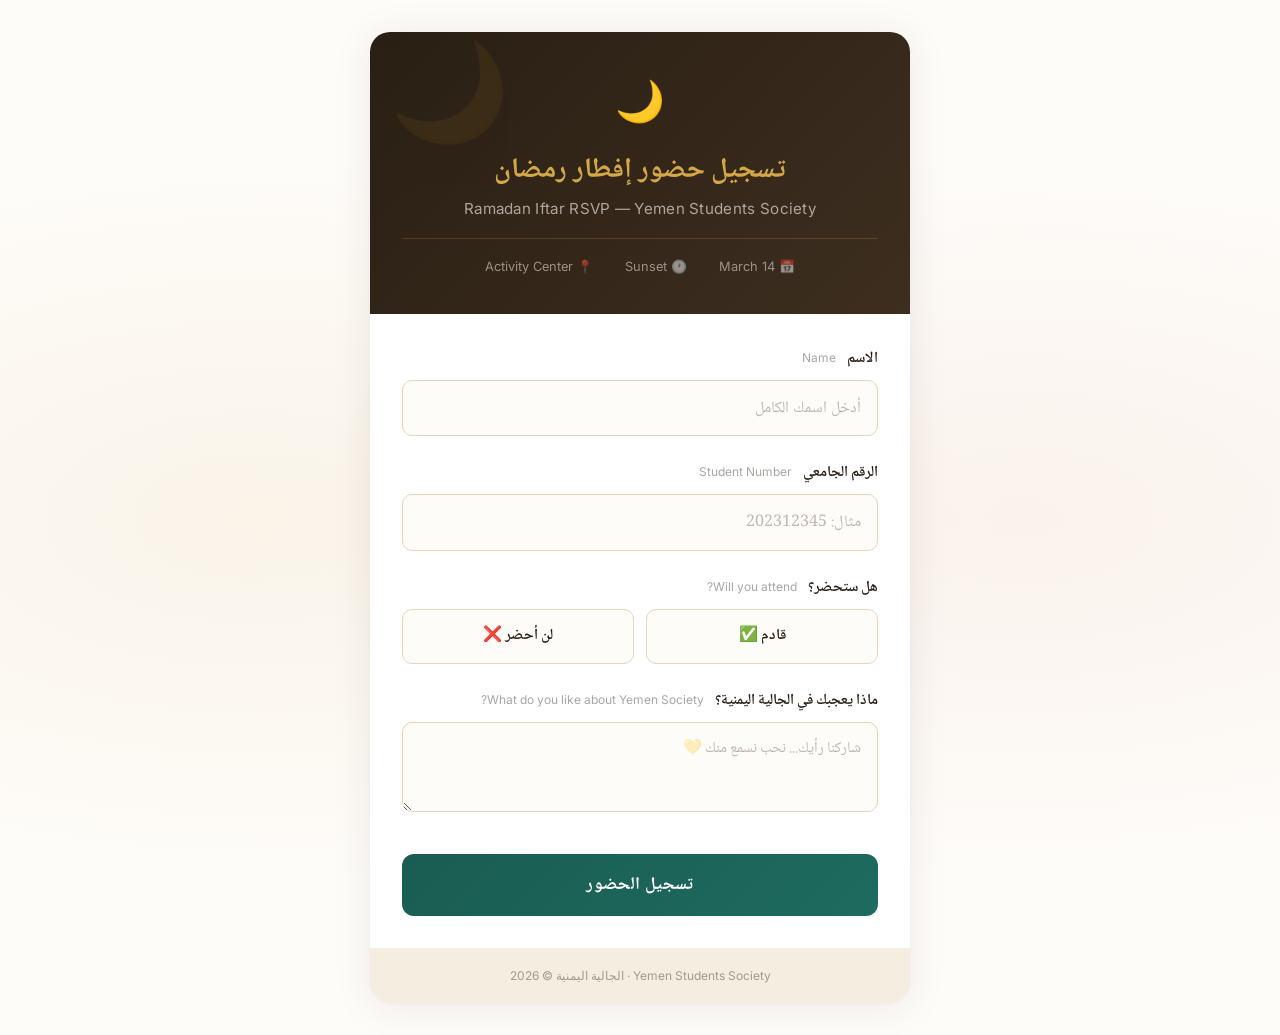
<file: iftar.html>
<!DOCTYPE html>
<html lang="ar" dir="rtl">
<head>
  <meta charset="UTF-8">
  <meta name="viewport" content="width=device-width, initial-scale=1.0">
  <title>تسجيل إفطار رمضان | Yemen Students Society</title>
  <link href="https://fonts.googleapis.com/css2?family=Amiri:wght@400;700&family=Inter:wght@400;500;600&family=Noto+Naskh+Arabic:wght@400;600;700&display=swap" rel="stylesheet">
  <style>
    :root {
      --sand: #E8D5B7;
      --sand-light: #F5EDE0;
      --cream: #FEFCF9;
      --terracotta: #B5542A;
      --amber: #C8922A;
      --gold: #D4A846;
      --umber: #2A1F14;
      --umber-light: #3D2E1F;
      --teal: #1A5C52;
      --font-ar: 'Noto Naskh Arabic', 'Amiri', serif;
      --font-en: 'Inter', sans-serif;
    }

    * { margin: 0; padding: 0; box-sizing: border-box; }

    body {
      font-family: var(--font-ar);
      background: var(--cream);
      color: var(--umber);
      min-height: 100vh;
      display: flex;
      align-items: center;
      justify-content: center;
      padding: 2rem;
      background-image:
        radial-gradient(ellipse at 20% 50%, rgba(200, 146, 42, 0.08) 0%, transparent 50%),
        radial-gradient(ellipse at 80% 50%, rgba(181, 84, 42, 0.06) 0%, transparent 50%);
    }

    .form-container {
      background: white;
      border-radius: 20px;
      box-shadow: 0 4px 40px rgba(42, 31, 20, 0.08), 0 1px 3px rgba(42, 31, 20, 0.04);
      max-width: 540px;
      width: 100%;
      overflow: hidden;
    }

    /* ── Header ── */
    .form-header {
      background: linear-gradient(135deg, var(--umber) 0%, var(--umber-light) 100%);
      padding: 2.5rem 2rem;
      text-align: center;
      position: relative;
      overflow: hidden;
    }

    .form-header::before {
      content: '🌙';
      position: absolute;
      font-size: 6rem;
      opacity: 0.06;
      top: -10px;
      left: 20px;
    }

    .form-header__emoji {
      font-size: 2.5rem;
      margin-bottom: 0.75rem;
      display: block;
    }

    .form-header__title {
      font-family: var(--font-ar);
      font-size: 1.75rem;
      font-weight: 700;
      color: var(--gold);
      margin-bottom: 0.5rem;
      line-height: 1.4;
    }

    .form-header__subtitle {
      font-family: var(--font-en);
      font-size: 0.95rem;
      color: rgba(254, 252, 249, 0.6);
      font-weight: 400;
      letter-spacing: 0.02em;
    }

    .form-header__details {
      margin-top: 1.25rem;
      padding-top: 1.25rem;
      border-top: 1px solid rgba(212, 168, 70, 0.2);
      display: flex;
      justify-content: center;
      gap: 2rem;
      font-family: var(--font-en);
      font-size: 0.8rem;
      color: rgba(254, 252, 249, 0.5);
    }

    .form-header__details span {
      display: flex;
      align-items: center;
      gap: 0.4rem;
    }

    /* ── Form Body ── */
    .form-body {
      padding: 2rem;
    }

    .form-group {
      margin-bottom: 1.5rem;
    }

    .form-group__label {
      display: block;
      font-size: 0.95rem;
      font-weight: 600;
      color: var(--umber);
      margin-bottom: 0.5rem;
    }

    .form-group__label-en {
      font-family: var(--font-en);
      font-size: 0.75rem;
      color: rgba(42, 31, 20, 0.4);
      font-weight: 400;
      margin-right: 0.5rem;
      direction: ltr;
      display: inline;
    }

    .form-group__input {
      width: 100%;
      padding: 0.85rem 1rem;
      border: 1.5px solid var(--sand);
      border-radius: 10px;
      font-family: var(--font-ar);
      font-size: 1rem;
      color: var(--umber);
      background: var(--cream);
      transition: border-color 0.2s ease, box-shadow 0.2s ease;
      outline: none;
    }

    .form-group__input:focus {
      border-color: var(--gold);
      box-shadow: 0 0 0 3px rgba(212, 168, 70, 0.15);
    }

    .form-group__input::placeholder {
      color: rgba(42, 31, 20, 0.3);
    }

    /* ── Radio Buttons (Attending) ── */
    .radio-group {
      display: flex;
      gap: 0.75rem;
    }

    .radio-option {
      flex: 1;
      position: relative;
    }

    .radio-option input[type="radio"] {
      position: absolute;
      opacity: 0;
      width: 0;
      height: 0;
    }

    .radio-option__label {
      display: flex;
      align-items: center;
      justify-content: center;
      gap: 0.5rem;
      padding: 0.85rem 1rem;
      border: 1.5px solid var(--sand);
      border-radius: 10px;
      cursor: pointer;
      font-size: 0.95rem;
      font-weight: 600;
      color: var(--umber);
      background: var(--cream);
      transition: all 0.2s ease;
      text-align: center;
    }

    .radio-option__label:hover {
      border-color: var(--amber);
      background: var(--sand-light);
    }

    .radio-option input:checked + .radio-option__label {
      border-color: var(--teal);
      background: rgba(26, 92, 82, 0.08);
      color: var(--teal);
    }

    .radio-option--no input:checked + .radio-option__label {
      border-color: var(--terracotta);
      background: rgba(181, 84, 42, 0.08);
      color: var(--terracotta);
    }

    .radio-option--maybe input:checked + .radio-option__label {
      border-color: var(--amber);
      background: rgba(200, 146, 42, 0.08);
      color: var(--amber);
    }

    /* ── Textarea ── */
    .form-group__textarea {
      width: 100%;
      padding: 0.85rem 1rem;
      border: 1.5px solid var(--sand);
      border-radius: 10px;
      font-family: var(--font-ar);
      font-size: 0.95rem;
      color: var(--umber);
      background: var(--cream);
      transition: border-color 0.2s ease, box-shadow 0.2s ease;
      outline: none;
      resize: vertical;
      min-height: 90px;
    }

    .form-group__textarea:focus {
      border-color: var(--gold);
      box-shadow: 0 0 0 3px rgba(212, 168, 70, 0.15);
    }

    .form-group__textarea::placeholder {
      color: rgba(42, 31, 20, 0.3);
    }

    /* ── Submit Button ── */
    .form-submit {
      width: 100%;
      padding: 1rem;
      background: linear-gradient(135deg, var(--teal) 0%, #1e6b5f 100%);
      color: white;
      border: none;
      border-radius: 12px;
      font-family: var(--font-ar);
      font-size: 1.1rem;
      font-weight: 700;
      cursor: pointer;
      transition: all 0.3s ease;
      letter-spacing: 0.02em;
      margin-top: 0.5rem;
    }

    .form-submit:hover {
      transform: translateY(-1px);
      box-shadow: 0 6px 20px rgba(26, 92, 82, 0.3);
    }

    .form-submit:active {
      transform: translateY(0);
    }

    .form-submit:disabled {
      opacity: 0.6;
      cursor: not-allowed;
      transform: none;
      box-shadow: none;
    }

    /* ── States ── */
    .form-status {
      text-align: center;
      padding: 1rem;
      border-radius: 10px;
      margin-top: 1rem;
      font-size: 0.95rem;
      font-weight: 600;
      display: none;
    }

    .form-status--success {
      display: block;
      background: rgba(26, 92, 82, 0.08);
      color: var(--teal);
      border: 1px solid rgba(26, 92, 82, 0.2);
    }

    .form-status--error {
      display: block;
      background: rgba(181, 84, 42, 0.08);
      color: var(--terracotta);
      border: 1px solid rgba(181, 84, 42, 0.2);
    }

    .form-status__emoji {
      font-size: 1.5rem;
      display: block;
      margin-bottom: 0.5rem;
    }

    /* ── Success Overlay ── */
    .success-overlay {
      display: none;
      padding: 3rem 2rem;
      text-align: center;
    }

    .success-overlay--visible {
      display: block;
    }

    .success-overlay__emoji {
      font-size: 3.5rem;
      margin-bottom: 1rem;
      display: block;
    }

    .success-overlay__title {
      font-size: 1.5rem;
      font-weight: 700;
      color: var(--teal);
      margin-bottom: 0.5rem;
    }

    .success-overlay__text {
      font-size: 0.95rem;
      color: rgba(42, 31, 20, 0.6);
      line-height: 1.6;
    }

    /* ── Footer ── */
    .form-footer {
      text-align: center;
      padding: 1.25rem 2rem;
      background: var(--sand-light);
      font-family: var(--font-en);
      font-size: 0.75rem;
      color: rgba(42, 31, 20, 0.4);
    }

    /* ── Responsive ── */
    @media (max-width: 480px) {
      body { padding: 1rem; }
      .form-header { padding: 2rem 1.5rem; }
      .form-body { padding: 1.5rem; }
      .form-header__title { font-size: 1.4rem; }
      .radio-group { flex-direction: column; gap: 0.5rem; }
      .form-header__details { flex-direction: column; gap: 0.5rem; }
    }
  </style>
</head>
<body>

  <div class="form-container">

    <!-- Header -->
    <div class="form-header">
      <span class="form-header__emoji">🌙</span>
      <h1 class="form-header__title">تسجيل حضور إفطار رمضان</h1>
      <p class="form-header__subtitle">Ramadan Iftar RSVP — Yemen Students Society</p>
      <div class="form-header__details">
        <span>📅 14 March</span>
        <span>🕐 Sunset</span>
        <span>📍 Activity Center</span>
      </div>
    </div>

    <!-- Form -->
    <form class="form-body" id="iftarForm">

      <!-- Name -->
      <div class="form-group">
        <label class="form-group__label">
          الاسم
          <span class="form-group__label-en">Name</span>
        </label>
        <input
          type="text"
          class="form-group__input"
          id="nameInput"
          placeholder="أدخل اسمك الكامل"
          required
        >
      </div>

      <!-- Student Number -->
      <div class="form-group">
        <label class="form-group__label">
          الرقم الجامعي
          <span class="form-group__label-en">Student Number</span>
        </label>
        <input
          type="text"
          class="form-group__input"
          id="studentNumInput"
          placeholder="مثال: 202312345"
          required
        >
      </div>

      <!-- Attending -->
      <div class="form-group">
        <label class="form-group__label">
          هل ستحضر؟
          <span class="form-group__label-en">Will you attend?</span>
        </label>
        <div class="radio-group">
          <div class="radio-option">
            <input type="radio" name="attending" id="attendYes" value="قادم ✅" required>
            <label for="attendYes" class="radio-option__label">قادم ✅</label>
          </div>
          <div class="radio-option radio-option--no">
            <input type="radio" name="attending" id="attendNo" value="لن أحضر ❌">
            <label for="attendNo" class="radio-option__label">لن أحضر ❌</label>
          </div>
        </div>
      </div>

      <!-- Feedback -->
      <div class="form-group">
        <label class="form-group__label">
          ماذا يعجبك في الجالية اليمنية؟
          <span class="form-group__label-en">What do you like about Yemen Society?</span>
        </label>
        <textarea
          class="form-group__textarea"
          id="feedbackInput"
          placeholder="شاركنا رأيك... نحب نسمع منك 💛"
        ></textarea>
      </div>

      <!-- Submit -->
      <button type="submit" class="form-submit" id="submitBtn">
        تسجيل الحضور
      </button>

      <!-- Status Messages -->
      <div class="form-status" id="formStatus"></div>

    </form>

    <!-- Success State (replaces form) -->
    <div class="success-overlay" id="successOverlay">
      <span class="success-overlay__emoji">🎉</span>
      <h2 class="success-overlay__title">تم التسجيل بنجاح!</h2>
      <p class="success-overlay__text">
        جزاك الله خيراً — نراك على الإفطار إن شاء الله
        <br>
        <small style="color: rgba(42,31,20,0.4); font-family: Inter, sans-serif;">
          Registration complete — see you at Iftar inshaAllah!
        </small>
      </p>
    </div>

    <!-- Footer -->
    <div class="form-footer">
      Yemen Students Society · الجالية اليمنية © 2026
    </div>

  </div>

  <script>
  // ╔══════════════════════════════════════════════════════════╗
  // ║  PASTE YOUR GOOGLE APPS SCRIPT URL BELOW               ║
  // ╚══════════════════════════════════════════════════════════╝
  const GOOGLE_SCRIPT_URL = "https://script.google.com/macros/s/AKfycbx5X74oxR9A7fHbGVHxBc5dq95nl8On769rZIL-O98DhkFkp0Nrdvjo5_92k70VQhJx/exec";
  // Example: "https://script.google.com/macros/s/AKfycbx.../exec"
  


  const form = document.getElementById('iftarForm');
  const submitBtn = document.getElementById('submitBtn');
  const formStatus = document.getElementById('formStatus');
  const successOverlay = document.getElementById('successOverlay');

  form.addEventListener('submit', async (e) => {
    e.preventDefault();

    // Validate
    const name = document.getElementById('nameInput').value.trim();
    const studentNumber = document.getElementById('studentNumInput').value.trim();
    const attending = document.querySelector('input[name="attending"]:checked');
    const feedback = document.getElementById('feedbackInput').value.trim();

    if (!name || !studentNumber || !attending) {
      showStatus('يرجى ملء جميع الحقول المطلوبة', 'error');
      return;
    }

    // Disable button
    submitBtn.disabled = true;
    submitBtn.textContent = '...جاري التسجيل';

    try {
      const response = await fetch(GOOGLE_SCRIPT_URL, {
        method: 'POST',
        mode: 'no-cors',  // Required for Google Apps Script
        headers: { 'Content-Type': 'text/plain' },
        body: JSON.stringify({
          name: name,
          studentNumber: studentNumber,
          attending: attending.value,
          feedback: feedback || '—'
        })
      });

      // With no-cors, we can't read the response, but if it didn't throw, it worked
      // Show success
      form.style.display = 'none';
      successOverlay.classList.add('success-overlay--visible');

    } catch (error) {
      showStatus('حدث خطأ — حاول مرة أخرى', 'error');
      submitBtn.disabled = false;
      submitBtn.textContent = 'تسجيل الحضور';
    }
  });

  function showStatus(message, type) {
    formStatus.textContent = message;
    formStatus.className = 'form-status';
    formStatus.classList.add(`form-status--${type}`);

    // Auto-hide after 4 seconds
    setTimeout(() => {
      formStatus.className = 'form-status';
    }, 4000);
  }
  </script>

</body>
</html>
</file>
